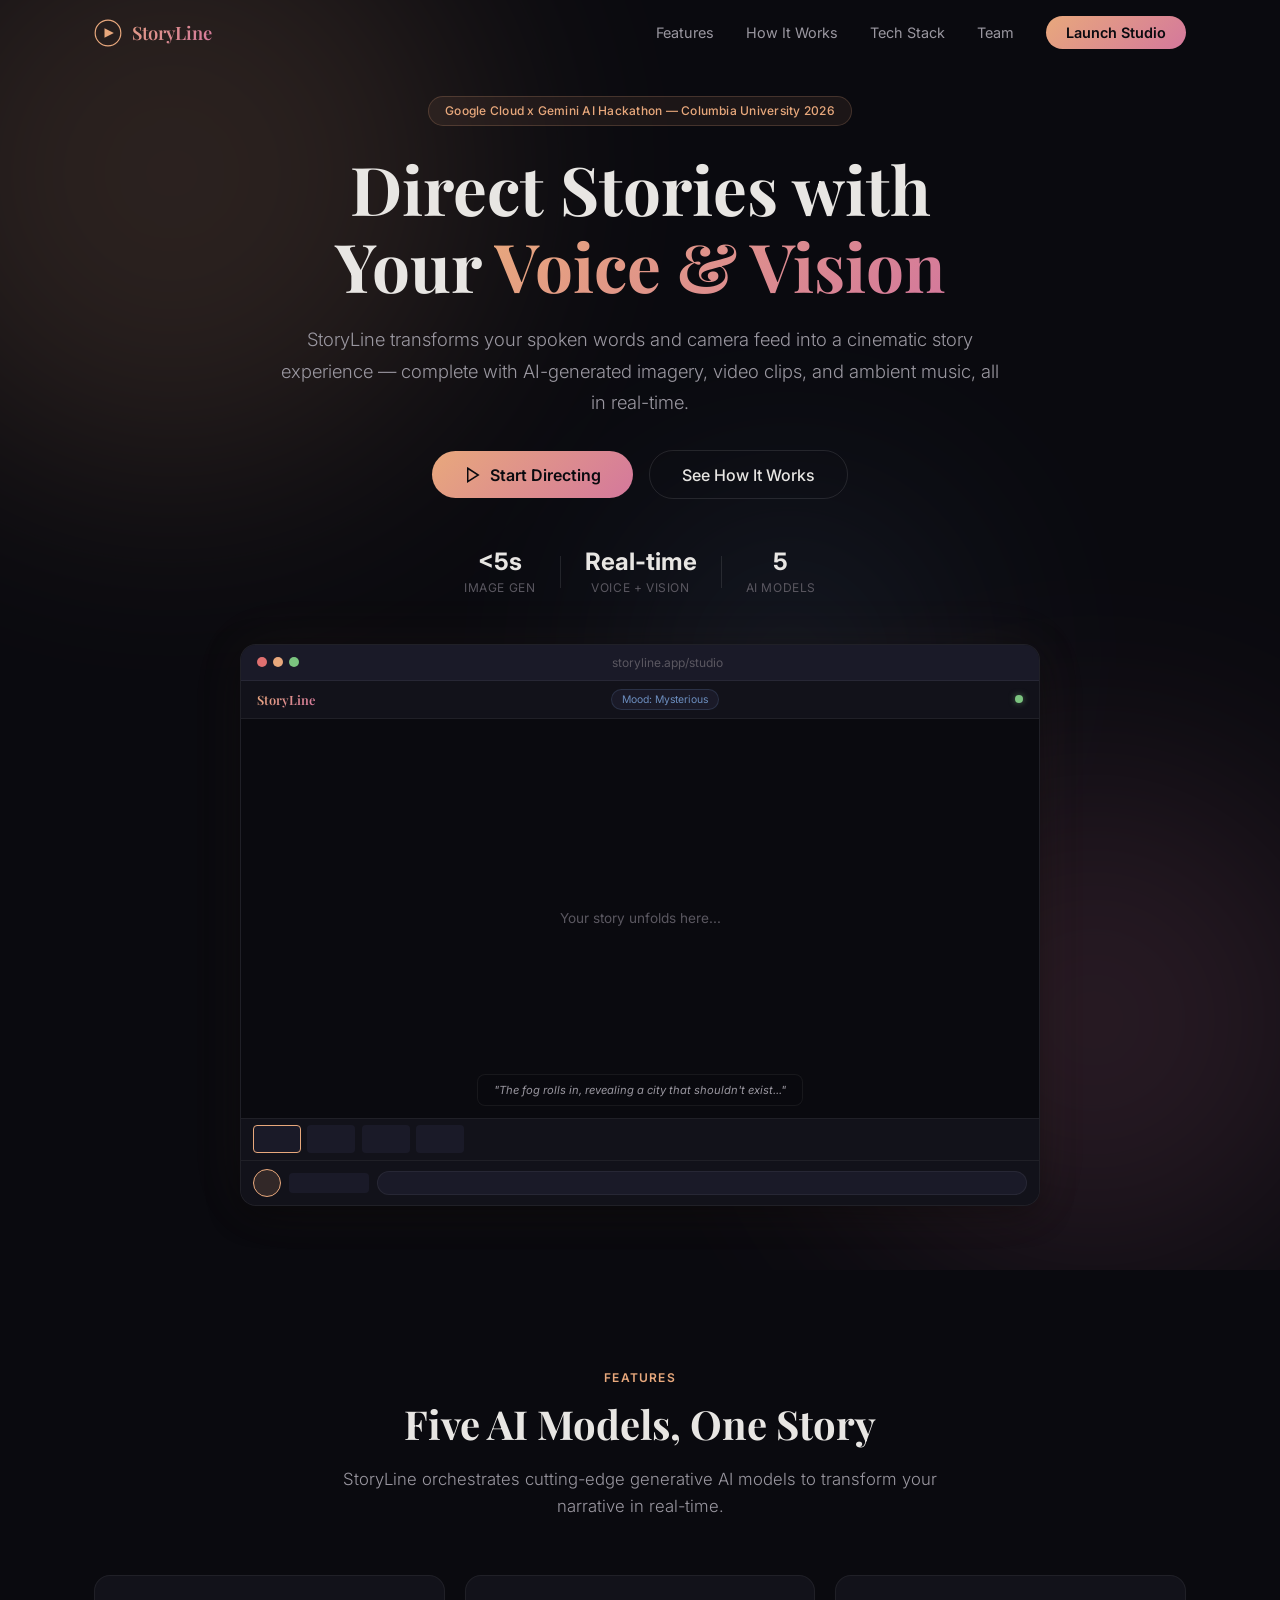
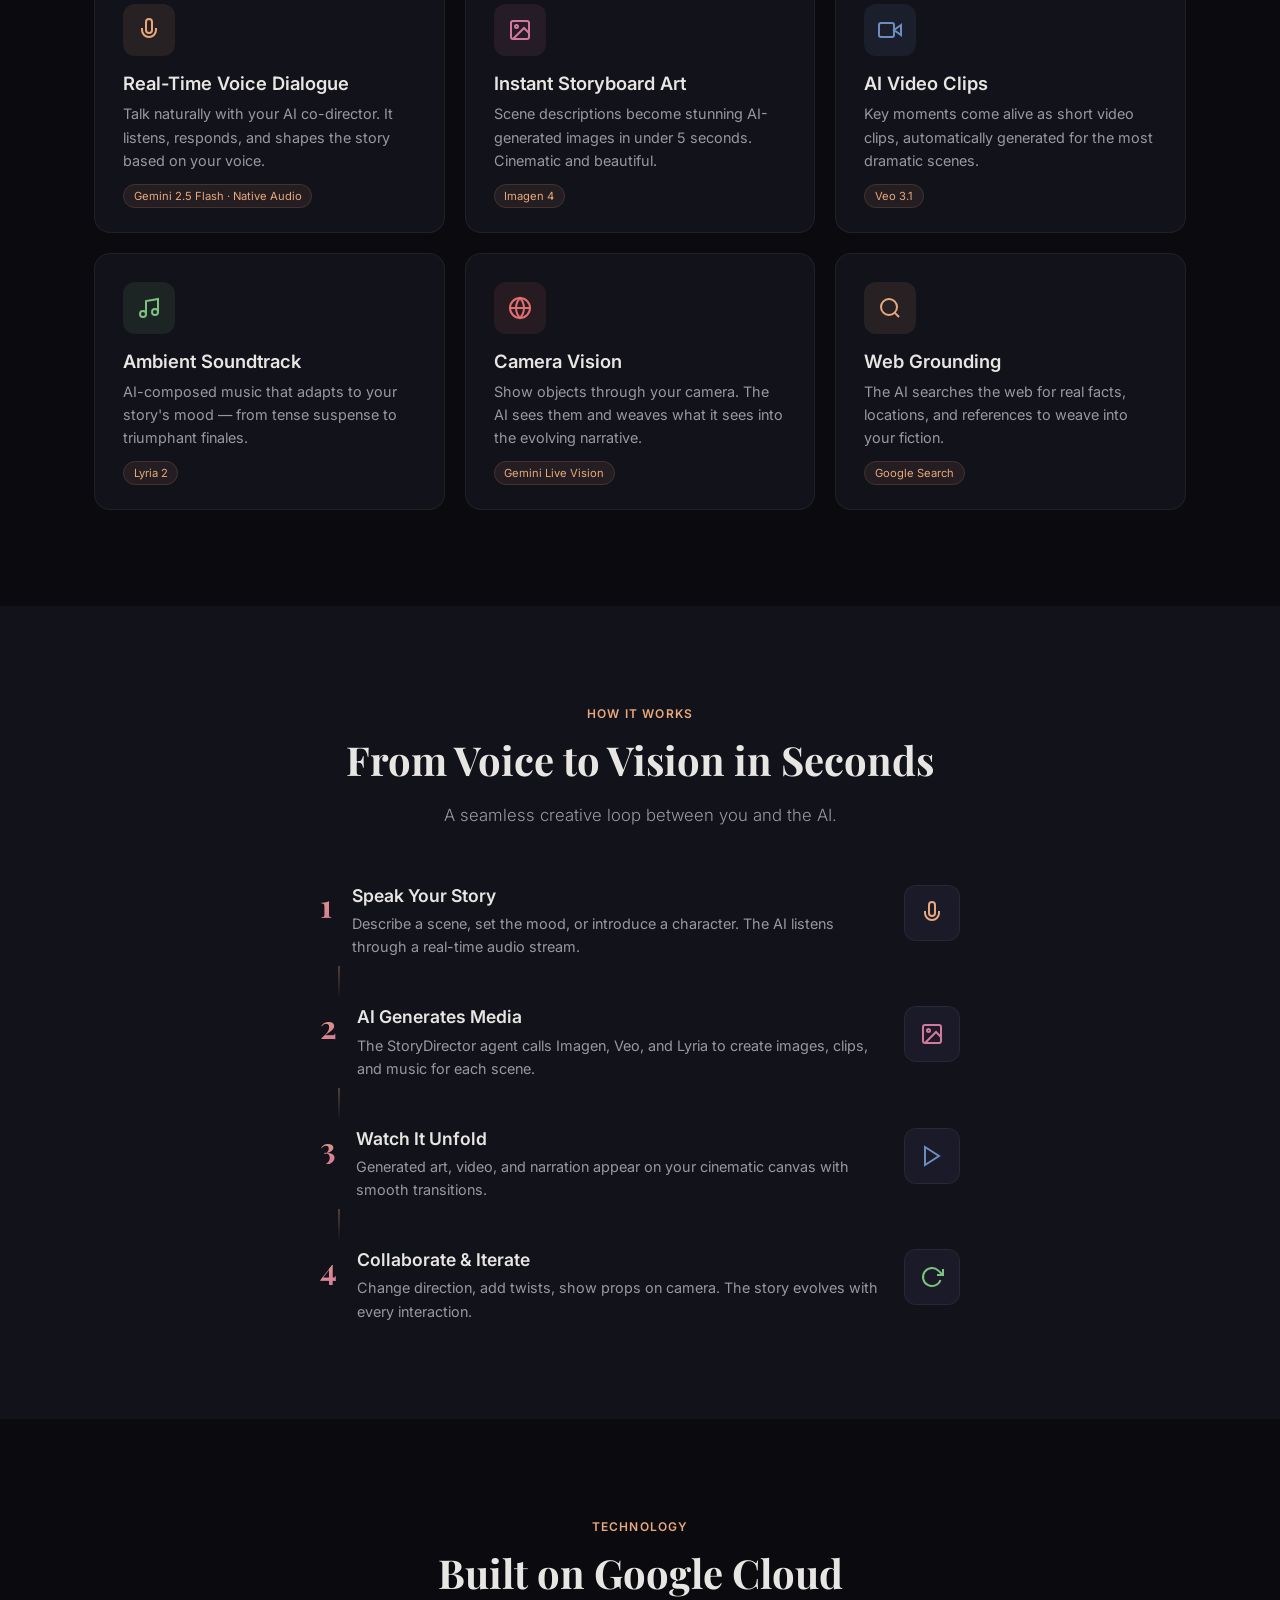
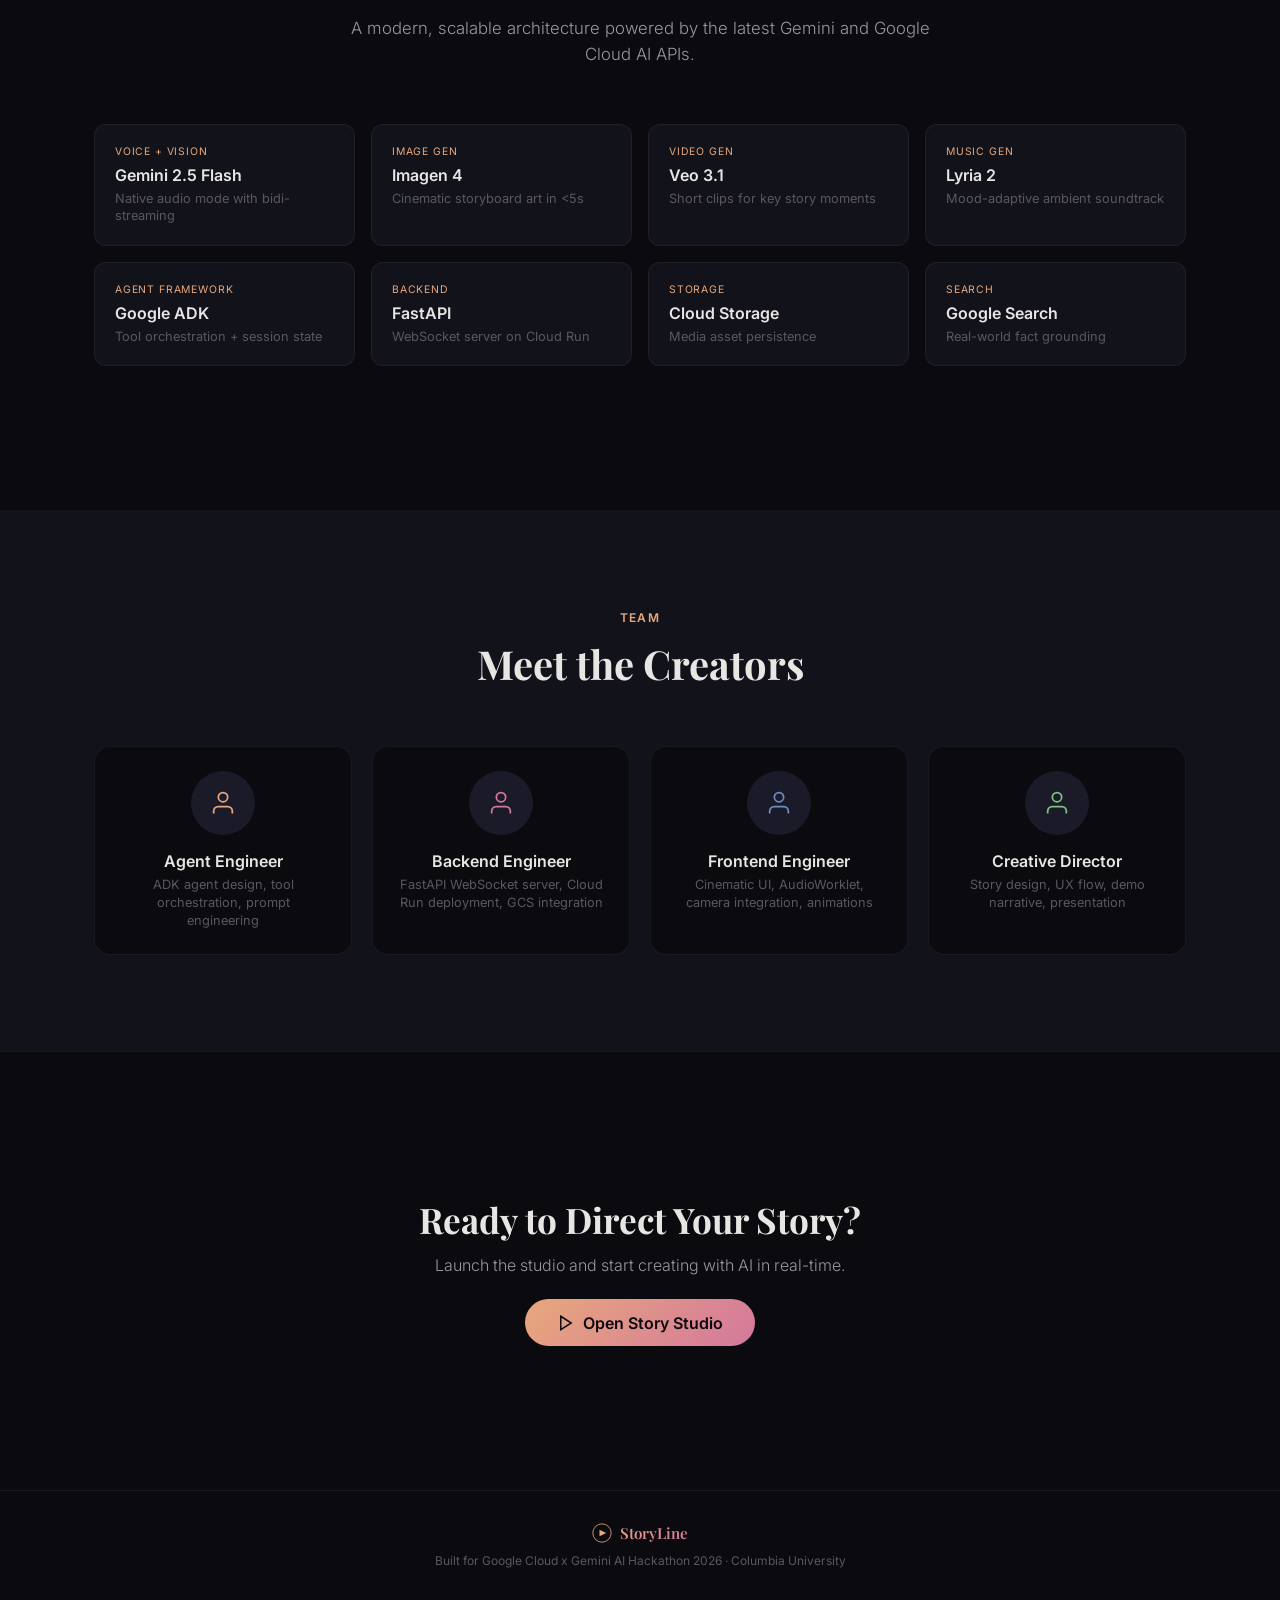
<file: web/index.html>
<!DOCTYPE html>
<html lang="en">
<head>
    <meta charset="UTF-8">
    <meta name="viewport" content="width=device-width, initial-scale=1.0">
    <title>StoryLine — AI-Powered Cinematic Story Director</title>
    <link rel="preconnect" href="https://fonts.googleapis.com">
    <link rel="preconnect" href="https://fonts.gstatic.com" crossorigin>
    <link href="https://fonts.googleapis.com/css2?family=Inter:wght@300;400;500;600;700&family=Playfair+Display:ital,wght@0,400;0,600;0,700;1,400&display=swap" rel="stylesheet">
<style>
:root {
    --bg-primary: #0a0a0f;
    --bg-secondary: #12121a;
    --bg-elevated: #1a1a28;
    --bg-overlay: rgba(10,10,15,0.85);
    --text-primary: #e8e6e3;
    --text-secondary: #9a97a0;
    --text-muted: #5a5760;
    --accent-warm: #E8A87C;
    --accent-pink: #D4789C;
    --accent-blue: #6C8EBF;
    --accent-green: #7BC47F;
    --accent-red: #E07070;
    --gradient-primary: linear-gradient(135deg, #E8A87C, #D4789C);
    --border-subtle: rgba(255,255,255,0.06);
    --border-light: rgba(255,255,255,0.1);
    --radius-sm: 8px;
    --radius-md: 12px;
    --radius-lg: 16px;
    --radius-xl: 24px;
    --shadow-glow: 0 0 40px rgba(232,168,124,0.12);
    --shadow-elevated: 0 8px 32px rgba(0,0,0,0.4);
    --font-display: 'Playfair Display', Georgia, serif;
    --font-body: 'Inter', -apple-system, BlinkMacSystemFont, sans-serif;
}
*, *::before, *::after { box-sizing: border-box; margin: 0; padding: 0; }
html { scroll-behavior: smooth; }
body { font-family: var(--font-body); background: var(--bg-primary); color: var(--text-primary); -webkit-font-smoothing: antialiased; overflow-x: hidden; }
.container { max-width: 1140px; margin: 0 auto; padding: 0 1.5rem; }
.fade-up { opacity: 0; transform: translateY(24px); transition: opacity 0.6s ease, transform 0.6s ease; }
.fade-up.visible { opacity: 1; transform: translateY(0); }

/* NAV */
.nav { position: fixed; top: 0; left: 0; right: 0; z-index: 100; transition: background 0.3s, backdrop-filter 0.3s; }
.nav-scrolled { background: rgba(10,10,15,0.8); backdrop-filter: blur(16px); -webkit-backdrop-filter: blur(16px); border-bottom: 1px solid var(--border-subtle); }
.nav-inner { max-width: 1140px; margin: 0 auto; display: flex; align-items: center; justify-content: space-between; padding: 1rem 1.5rem; }
.nav-brand { display: flex; align-items: center; gap: 0.6rem; text-decoration: none; font-family: var(--font-display); font-size: 1.15rem; font-weight: 600; background: var(--gradient-primary); -webkit-background-clip: text; -webkit-text-fill-color: transparent; background-clip: text; }
.nav-links { display: flex; align-items: center; gap: 2rem; }
.nav-links a { text-decoration: none; color: var(--text-secondary); font-size: 0.9rem; font-weight: 400; transition: color 0.15s; }
.nav-links a:hover { color: var(--text-primary); }
.nav-cta { background: var(--gradient-primary) !important; -webkit-background-clip: unset !important; -webkit-text-fill-color: unset !important; background-clip: unset !important; color: var(--bg-primary) !important; font-weight: 600 !important; padding: 0.5rem 1.25rem; border-radius: var(--radius-xl); transition: transform 0.15s, box-shadow 0.15s !important; }
.nav-cta:hover { transform: translateY(-1px); box-shadow: var(--shadow-glow); }

/* BUTTONS */
.btn-primary { display: inline-flex; align-items: center; gap: 0.5rem; background: var(--gradient-primary); border: none; color: var(--bg-primary); font-family: var(--font-body); font-weight: 600; padding: 0.75rem 1.75rem; border-radius: var(--radius-xl); cursor: pointer; text-decoration: none; transition: transform 0.15s, box-shadow 0.15s; font-size: 0.95rem; }
.btn-primary:hover { transform: translateY(-2px); box-shadow: var(--shadow-glow); }
.btn-ghost { display: inline-flex; align-items: center; gap: 0.4rem; background: transparent; border: 1px solid var(--border-light); color: var(--text-primary); font-family: var(--font-body); font-weight: 500; padding: 0.75rem 1.75rem; border-radius: var(--radius-xl); cursor: pointer; text-decoration: none; transition: background 0.15s; font-size: 0.95rem; }
.btn-ghost:hover { background: rgba(255,255,255,0.05); }
.btn-lg { font-size: 1rem; padding: 0.85rem 2rem; }

/* HERO */
.hero { position: relative; min-height: 100vh; display: flex; flex-direction: column; align-items: center; justify-content: center; padding: 6rem 1.5rem 4rem; overflow: hidden; }
.hero-bg { position: absolute; inset: 0; pointer-events: none; }
.hero-orb { position: absolute; border-radius: 50%; filter: blur(120px); opacity: 0.15; }
.hero-orb-1 { width: 600px; height: 600px; background: #E8A87C; top: -10%; left: -10%; }
.hero-orb-2 { width: 500px; height: 500px; background: #D4789C; bottom: 0; right: -5%; }
.hero-orb-3 { width: 300px; height: 300px; background: #6C8EBF; top: 40%; left: 50%; }
.hero-content { position: relative; z-index: 2; text-align: center; max-width: 720px; }
.hero-badge { display: inline-block; font-size: 0.75rem; font-weight: 500; color: var(--accent-warm); background: rgba(232,168,124,0.08); border: 1px solid rgba(232,168,124,0.2); padding: 0.4rem 1rem; border-radius: var(--radius-xl); margin-bottom: 1.5rem; letter-spacing: 0.02em; }
.hero-title { font-family: var(--font-display); font-size: 4.2rem; font-weight: 700; line-height: 1.15; margin-bottom: 1.25rem; }
.hero-gradient { background: var(--gradient-primary); -webkit-background-clip: text; -webkit-text-fill-color: transparent; background-clip: text; }
.hero-subtitle { font-size: 1.15rem; color: var(--text-secondary); line-height: 1.7; margin-bottom: 2rem; font-weight: 300; }
.hero-actions { display: flex; align-items: center; justify-content: center; gap: 1rem; margin-bottom: 3rem; }
.hero-stats { display: flex; align-items: center; justify-content: center; gap: 1.5rem; }
.stat { text-align: center; }
.stat-value { display: block; font-size: 1.5rem; font-weight: 700; }
.stat-label { font-size: 0.75rem; color: var(--text-muted); text-transform: uppercase; letter-spacing: 0.05em; }
.stat-divider { width: 1px; height: 32px; background: var(--border-light); }

/* MOCKUP */
.hero-visual { position: relative; z-index: 2; margin-top: 3rem; width: 100%; max-width: 800px; margin-left: auto; margin-right: auto; }
.mockup-browser { background: var(--bg-secondary); border: 1px solid var(--border-subtle); border-radius: var(--radius-lg); overflow: hidden; box-shadow: var(--shadow-elevated), 0 0 60px rgba(232,168,124,0.06); }
.mockup-bar { display: flex; align-items: center; gap: 0.75rem; padding: 0.6rem 1rem; background: var(--bg-elevated); border-bottom: 1px solid var(--border-subtle); }
.mockup-dots { display: flex; gap: 6px; }
.mockup-dots span { width: 10px; height: 10px; border-radius: 50%; background: var(--border-light); }
.mockup-dots span:first-child { background: #E07070; }
.mockup-dots span:nth-child(2) { background: #E8A87C; }
.mockup-dots span:nth-child(3) { background: #7BC47F; }
.mockup-url { flex: 1; text-align: center; font-size: 0.75rem; color: var(--text-muted); }
.mockup-topbar { display: flex; align-items: center; justify-content: space-between; padding: 0.5rem 1rem; background: var(--bg-secondary); border-bottom: 1px solid var(--border-subtle); }
.mockup-brand { font-family: var(--font-display); font-size: 0.8rem; font-weight: 600; background: var(--gradient-primary); -webkit-background-clip: text; -webkit-text-fill-color: transparent; }
.mockup-mood { font-size: 0.65rem; color: var(--accent-blue); background: var(--bg-elevated); padding: 0.2rem 0.6rem; border-radius: var(--radius-xl); border: 1px solid rgba(108,142,191,0.2); }
.mockup-dot { width: 8px; height: 8px; border-radius: 50%; background: var(--accent-green); box-shadow: 0 0 6px rgba(123,196,127,0.5); animation: pulse 2s infinite; }
@keyframes pulse { 0%,100% { opacity: 1; } 50% { opacity: 0.5; } }
.mockup-canvas { aspect-ratio: 16/8; display: flex; flex-direction: column; align-items: center; justify-content: center; background: var(--bg-primary); position: relative; }
.mockup-canvas-text { color: var(--text-muted); font-size: 0.85rem; }
.mockup-narration { position: absolute; bottom: 0.75rem; left: 50%; transform: translateX(-50%); max-width: 85%; background: var(--bg-overlay); backdrop-filter: blur(8px); padding: 0.5rem 1rem; border-radius: var(--radius-sm); border: 1px solid var(--border-subtle); font-size: 0.7rem; font-style: italic; color: var(--text-secondary); text-align: center; }
.mockup-timeline { display: flex; gap: 0.4rem; padding: 0.4rem 0.75rem; background: var(--bg-secondary); border-top: 1px solid var(--border-subtle); }
.mockup-thumb { width: 48px; height: 28px; border-radius: 4px; background: var(--bg-elevated); border: 1px solid transparent; }
.mockup-thumb.active { border-color: var(--accent-warm); }
.mockup-controls { display: flex; align-items: center; gap: 0.5rem; padding: 0.5rem 0.75rem; background: var(--bg-secondary); border-top: 1px solid var(--border-subtle); }
.mockup-mic { width: 28px; height: 28px; border-radius: 50%; background: rgba(232,168,124,0.15); border: 1px solid var(--accent-warm); }
.mockup-wave { width: 80px; height: 20px; border-radius: 4px; background: var(--bg-elevated); }
.mockup-input { flex: 1; height: 24px; border-radius: 12px; background: var(--bg-elevated); border: 1px solid var(--border-subtle); }

/* SECTIONS */
.section { padding: 6rem 0; }
.section-header { text-align: center; margin-bottom: 3.5rem; }
.section-tag { display: inline-block; font-size: 0.75rem; font-weight: 600; text-transform: uppercase; letter-spacing: 0.1em; color: var(--accent-warm); margin-bottom: 0.75rem; }
.section-title { font-family: var(--font-display); font-size: 2.5rem; font-weight: 700; margin-bottom: 1rem; }
.section-desc { font-size: 1.05rem; color: var(--text-secondary); max-width: 600px; margin: 0 auto; line-height: 1.6; font-weight: 300; }

/* FEATURES */
.features-grid { display: grid; grid-template-columns: repeat(3, 1fr); gap: 1.25rem; }
.feature-card { background: var(--bg-secondary); border: 1px solid var(--border-subtle); border-radius: var(--radius-lg); padding: 1.75rem; transition: border-color 0.3s, transform 0.3s; }
.feature-card:hover { border-color: var(--border-light); transform: translateY(-4px); }
.feature-icon { width: 52px; height: 52px; border-radius: var(--radius-md); display: flex; align-items: center; justify-content: center; margin-bottom: 1rem; }
.feature-card h3 { font-size: 1.15rem; font-weight: 600; margin-bottom: 0.5rem; }
.feature-card p { font-size: 0.9rem; color: var(--text-secondary); line-height: 1.6; margin-bottom: 0.75rem; }
.feature-model { font-size: 0.7rem; color: var(--accent-warm); background: rgba(232,168,124,0.08); padding: 0.25rem 0.6rem; border-radius: var(--radius-xl); border: 1px solid rgba(232,168,124,0.15); }

/* HOW IT WORKS */
.hiw-section { background: var(--bg-secondary); }
.hiw-steps { max-width: 640px; margin: 0 auto; }
.hiw-step { display: grid; grid-template-columns: auto 1fr auto; gap: 1.25rem; align-items: flex-start; }
.hiw-number { font-family: var(--font-display); font-size: 2rem; font-weight: 700; background: var(--gradient-primary); -webkit-background-clip: text; -webkit-text-fill-color: transparent; background-clip: text; line-height: 1; padding-top: 0.25rem; }
.hiw-content h3 { font-size: 1.1rem; font-weight: 600; margin-bottom: 0.4rem; }
.hiw-content p { font-size: 0.9rem; color: var(--text-secondary); line-height: 1.6; }
.hiw-icon-box { width: 56px; height: 56px; border-radius: var(--radius-md); background: var(--bg-elevated); border: 1px solid var(--border-subtle); display: flex; align-items: center; justify-content: center; }
.hiw-connector { width: 2px; height: 32px; background: linear-gradient(to bottom, var(--accent-warm), transparent); margin: 0.5rem 0 0.5rem 1.1rem; opacity: 0.3; }

/* TECH */
.tech-grid { display: grid; grid-template-columns: repeat(4, 1fr); gap: 1rem; margin-bottom: 3rem; }
.tech-card { background: var(--bg-secondary); border: 1px solid var(--border-subtle); border-radius: var(--radius-md); padding: 1.25rem; transition: border-color 0.3s; }
.tech-card:hover { border-color: var(--border-light); }
.tech-label { font-size: 0.65rem; text-transform: uppercase; letter-spacing: 0.08em; color: var(--accent-warm); margin-bottom: 0.4rem; }
.tech-name { font-size: 1rem; font-weight: 600; margin-bottom: 0.3rem; }
.tech-detail { font-size: 0.8rem; color: var(--text-muted); line-height: 1.4; }

/* TEAM */
.team-section { background: var(--bg-secondary); }
.team-grid { display: grid; grid-template-columns: repeat(4, 1fr); gap: 1.25rem; }
.team-card { background: var(--bg-primary); border: 1px solid var(--border-subtle); border-radius: var(--radius-lg); padding: 1.5rem; text-align: center; transition: border-color 0.3s; }
.team-card:hover { border-color: var(--border-light); }
.team-avatar { width: 64px; height: 64px; border-radius: 50%; background: var(--bg-elevated); display: flex; align-items: center; justify-content: center; margin: 0 auto 1rem; }
.team-role { font-weight: 600; margin-bottom: 0.3rem; }
.team-desc { font-size: 0.8rem; color: var(--text-muted); line-height: 1.4; }

/* CTA */
.cta-section { background: var(--bg-primary); border-top: 1px solid var(--border-subtle); border-bottom: 1px solid var(--border-subtle); }
.cta-inner { text-align: center; padding: 3rem 0; }
.cta-title { font-family: var(--font-display); font-size: 2.2rem; font-weight: 700; margin-bottom: 0.75rem; }
.cta-desc { font-size: 1rem; color: var(--text-secondary); margin-bottom: 1.5rem; font-weight: 300; }

/* FOOTER */
.footer { padding: 2rem 0; }
.footer-inner { display: flex; flex-direction: column; align-items: center; gap: 0.6rem; }
.footer-brand { display: flex; align-items: center; gap: 0.5rem; font-family: var(--font-display); font-size: 0.95rem; font-weight: 600; background: var(--gradient-primary); -webkit-background-clip: text; -webkit-text-fill-color: transparent; background-clip: text; }
.footer-text { font-size: 0.75rem; color: var(--text-muted); }

@media (max-width: 900px) {
    .features-grid { grid-template-columns: 1fr 1fr; }
    .tech-grid { grid-template-columns: repeat(2, 1fr); }
    .team-grid { grid-template-columns: repeat(2, 1fr); }
    .hero-title { font-size: 3rem; }
}
@media (max-width: 600px) {
    .nav-links a:not(.nav-cta) { display: none; }
    .features-grid, .tech-grid, .team-grid { grid-template-columns: 1fr; }
    .hero-title { font-size: 2.2rem; }
    .hero-actions { flex-direction: column; }
    .hero-stats { flex-wrap: wrap; }
}
</style>
</head>
<body>

<!-- NAV -->
<nav class="nav" id="mainNav">
    <div class="nav-inner">
        <a href="index.html" class="nav-brand">
            <svg width="28" height="28" viewBox="0 0 48 48" fill="none"><circle cx="24" cy="24" r="22" stroke="url(#nG)" stroke-width="2"/><path d="M18 16L34 24L18 32V16Z" fill="url(#nG)"/><defs><linearGradient id="nG" x1="0" y1="0" x2="48" y2="48"><stop stop-color="#E8A87C"/><stop offset="1" stop-color="#D4789C"/></linearGradient></defs></svg>
            <span>StoryLine</span>
        </a>
        <div class="nav-links">
            <a href="#features">Features</a>
            <a href="#how-it-works">How It Works</a>
            <a href="#tech">Tech Stack</a>
            <a href="#team">Team</a>
            <a href="studio.html" class="nav-cta">Launch Studio</a>
        </div>
    </div>
</nav>

<!-- HERO -->
<section class="hero">
    <div class="hero-bg">
        <div class="hero-orb hero-orb-1"></div>
        <div class="hero-orb hero-orb-2"></div>
        <div class="hero-orb hero-orb-3"></div>
    </div>
    <div class="hero-content fade-up">
        <div class="hero-badge">Google Cloud x Gemini AI Hackathon — Columbia University 2026</div>
        <h1 class="hero-title">Direct Stories with<br>Your <span class="hero-gradient">Voice &amp; Vision</span></h1>
        <p class="hero-subtitle">StoryLine transforms your spoken words and camera feed into a cinematic story experience — complete with AI-generated imagery, video clips, and ambient music, all in real-time.</p>
        <div class="hero-actions">
            <a href="studio.html" class="btn-primary btn-lg">
                <svg width="18" height="18" viewBox="0 0 24 24" fill="none" stroke="currentColor" stroke-width="2"><polygon points="5 3 19 12 5 21 5 3"/></svg>
                Start Directing
            </a>
            <a href="#how-it-works" class="btn-ghost btn-lg">See How It Works</a>
        </div>
        <div class="hero-stats">
            <div class="stat"><span class="stat-value">&lt;5s</span><span class="stat-label">Image Gen</span></div>
            <div class="stat-divider"></div>
            <div class="stat"><span class="stat-value">Real-time</span><span class="stat-label">Voice + Vision</span></div>
            <div class="stat-divider"></div>
            <div class="stat"><span class="stat-value">5</span><span class="stat-label">AI Models</span></div>
        </div>
    </div>
    <div class="hero-visual fade-up">
        <div class="mockup-browser">
            <div class="mockup-bar"><div class="mockup-dots"><span></span><span></span><span></span></div><div class="mockup-url">storyline.app/studio</div></div>
            <div class="mockup-topbar"><div class="mockup-brand">StoryLine</div><div class="mockup-mood">Mood: Mysterious</div><div class="mockup-dot"></div></div>
            <div class="mockup-canvas"><div class="mockup-canvas-text">Your story unfolds here...</div><div class="mockup-narration">"The fog rolls in, revealing a city that shouldn't exist..."</div></div>
            <div class="mockup-timeline"><div class="mockup-thumb active"></div><div class="mockup-thumb"></div><div class="mockup-thumb"></div><div class="mockup-thumb"></div></div>
            <div class="mockup-controls"><div class="mockup-mic"></div><div class="mockup-wave"></div><div class="mockup-input"></div></div>
        </div>
    </div>
</section>

<!-- FEATURES -->
<section id="features" class="section">
    <div class="container">
        <div class="section-header fade-up"><div class="section-tag">Features</div><h2 class="section-title">Five AI Models, One Story</h2><p class="section-desc">StoryLine orchestrates cutting-edge generative AI models to transform your narrative in real-time.</p></div>
        <div class="features-grid">
            <div class="feature-card fade-up"><div class="feature-icon" style="background:rgba(232,168,124,0.1)"><svg width="24" height="24" viewBox="0 0 24 24" fill="none" stroke="#E8A87C" stroke-width="2"><path d="M12 1a3 3 0 00-3 3v8a3 3 0 006 0V4a3 3 0 00-3-3z"/><path d="M19 10v2a7 7 0 01-14 0v-2"/></svg></div><h3>Real-Time Voice Dialogue</h3><p>Talk naturally with your AI co-director. It listens, responds, and shapes the story based on your voice.</p><span class="feature-model">Gemini 2.5 Flash · Native Audio</span></div>
            <div class="feature-card fade-up"><div class="feature-icon" style="background:rgba(212,120,156,0.1)"><svg width="24" height="24" viewBox="0 0 24 24" fill="none" stroke="#D4789C" stroke-width="2"><rect x="3" y="3" width="18" height="18" rx="2"/><circle cx="8.5" cy="8.5" r="1.5"/><polyline points="21 15 16 10 5 21"/></svg></div><h3>Instant Storyboard Art</h3><p>Scene descriptions become stunning AI-generated images in under 5 seconds. Cinematic and beautiful.</p><span class="feature-model">Imagen 4</span></div>
            <div class="feature-card fade-up"><div class="feature-icon" style="background:rgba(108,142,191,0.1)"><svg width="24" height="24" viewBox="0 0 24 24" fill="none" stroke="#6C8EBF" stroke-width="2"><polygon points="23 7 16 12 23 17 23 7"/><rect x="1" y="5" width="15" height="14" rx="2"/></svg></div><h3>AI Video Clips</h3><p>Key moments come alive as short video clips, automatically generated for the most dramatic scenes.</p><span class="feature-model">Veo 3.1</span></div>
            <div class="feature-card fade-up"><div class="feature-icon" style="background:rgba(123,196,127,0.1)"><svg width="24" height="24" viewBox="0 0 24 24" fill="none" stroke="#7BC47F" stroke-width="2"><path d="M9 18V5l12-2v13"/><circle cx="6" cy="18" r="3"/><circle cx="18" cy="16" r="3"/></svg></div><h3>Ambient Soundtrack</h3><p>AI-composed music that adapts to your story's mood — from tense suspense to triumphant finales.</p><span class="feature-model">Lyria 2</span></div>
            <div class="feature-card fade-up"><div class="feature-icon" style="background:rgba(224,112,112,0.1)"><svg width="24" height="24" viewBox="0 0 24 24" fill="none" stroke="#E07070" stroke-width="2"><circle cx="12" cy="12" r="10"/><line x1="2" y1="12" x2="22" y2="12"/><path d="M12 2a15.3 15.3 0 014 10 15.3 15.3 0 01-4 10 15.3 15.3 0 01-4-10 15.3 15.3 0 014-10z"/></svg></div><h3>Camera Vision</h3><p>Show objects through your camera. The AI sees them and weaves what it sees into the evolving narrative.</p><span class="feature-model">Gemini Live Vision</span></div>
            <div class="feature-card fade-up"><div class="feature-icon" style="background:rgba(232,168,124,0.1)"><svg width="24" height="24" viewBox="0 0 24 24" fill="none" stroke="#E8A87C" stroke-width="2"><circle cx="11" cy="11" r="8"/><line x1="21" y1="21" x2="16.65" y2="16.65"/></svg></div><h3>Web Grounding</h3><p>The AI searches the web for real facts, locations, and references to weave into your fiction.</p><span class="feature-model">Google Search</span></div>
        </div>
    </div>
</section>

<!-- HOW IT WORKS -->
<section id="how-it-works" class="section hiw-section">
    <div class="container">
        <div class="section-header fade-up"><div class="section-tag">How It Works</div><h2 class="section-title">From Voice to Vision in Seconds</h2><p class="section-desc">A seamless creative loop between you and the AI.</p></div>
        <div class="hiw-steps">
            <div class="hiw-step fade-up"><div class="hiw-number">1</div><div class="hiw-content"><h3>Speak Your Story</h3><p>Describe a scene, set the mood, or introduce a character. The AI listens through a real-time audio stream.</p></div><div class="hiw-visual"><div class="hiw-icon-box"><svg width="24" height="24" viewBox="0 0 24 24" fill="none" stroke="#E8A87C" stroke-width="2"><path d="M12 1a3 3 0 00-3 3v8a3 3 0 006 0V4a3 3 0 00-3-3z"/><path d="M19 10v2a7 7 0 01-14 0v-2"/></svg></div></div></div>
            <div class="hiw-connector"></div>
            <div class="hiw-step fade-up"><div class="hiw-number">2</div><div class="hiw-content"><h3>AI Generates Media</h3><p>The StoryDirector agent calls Imagen, Veo, and Lyria to create images, clips, and music for each scene.</p></div><div class="hiw-visual"><div class="hiw-icon-box"><svg width="24" height="24" viewBox="0 0 24 24" fill="none" stroke="#D4789C" stroke-width="2"><rect x="3" y="3" width="18" height="18" rx="2"/><circle cx="8.5" cy="8.5" r="1.5"/><polyline points="21 15 16 10 5 21"/></svg></div></div></div>
            <div class="hiw-connector"></div>
            <div class="hiw-step fade-up"><div class="hiw-number">3</div><div class="hiw-content"><h3>Watch It Unfold</h3><p>Generated art, video, and narration appear on your cinematic canvas with smooth transitions.</p></div><div class="hiw-visual"><div class="hiw-icon-box"><svg width="24" height="24" viewBox="0 0 24 24" fill="none" stroke="#6C8EBF" stroke-width="2"><polygon points="5 3 19 12 5 21 5 3"/></svg></div></div></div>
            <div class="hiw-connector"></div>
            <div class="hiw-step fade-up"><div class="hiw-number">4</div><div class="hiw-content"><h3>Collaborate &amp; Iterate</h3><p>Change direction, add twists, show props on camera. The story evolves with every interaction.</p></div><div class="hiw-visual"><div class="hiw-icon-box"><svg width="24" height="24" viewBox="0 0 24 24" fill="none" stroke="#7BC47F" stroke-width="2"><polyline points="23 4 23 10 17 10"/><path d="M20.49 15a9 9 0 11-2.12-9.36L23 10"/></svg></div></div></div>
        </div>
    </div>
</section>

<!-- TECH STACK -->
<section id="tech" class="section">
    <div class="container">
        <div class="section-header fade-up"><div class="section-tag">Technology</div><h2 class="section-title">Built on Google Cloud</h2><p class="section-desc">A modern, scalable architecture powered by the latest Gemini and Google Cloud AI APIs.</p></div>
        <div class="tech-grid">
            <div class="tech-card fade-up"><div class="tech-label">Voice + Vision</div><div class="tech-name">Gemini 2.5 Flash</div><div class="tech-detail">Native audio mode with bidi-streaming</div></div>
            <div class="tech-card fade-up"><div class="tech-label">Image Gen</div><div class="tech-name">Imagen 4</div><div class="tech-detail">Cinematic storyboard art in &lt;5s</div></div>
            <div class="tech-card fade-up"><div class="tech-label">Video Gen</div><div class="tech-name">Veo 3.1</div><div class="tech-detail">Short clips for key story moments</div></div>
            <div class="tech-card fade-up"><div class="tech-label">Music Gen</div><div class="tech-name">Lyria 2</div><div class="tech-detail">Mood-adaptive ambient soundtrack</div></div>
            <div class="tech-card fade-up"><div class="tech-label">Agent Framework</div><div class="tech-name">Google ADK</div><div class="tech-detail">Tool orchestration + session state</div></div>
            <div class="tech-card fade-up"><div class="tech-label">Backend</div><div class="tech-name">FastAPI</div><div class="tech-detail">WebSocket server on Cloud Run</div></div>
            <div class="tech-card fade-up"><div class="tech-label">Storage</div><div class="tech-name">Cloud Storage</div><div class="tech-detail">Media asset persistence</div></div>
            <div class="tech-card fade-up"><div class="tech-label">Search</div><div class="tech-name">Google Search</div><div class="tech-detail">Real-world fact grounding</div></div>
        </div>
    </div>
</section>

<!-- TEAM -->
<section id="team" class="section team-section">
    <div class="container">
        <div class="section-header fade-up"><div class="section-tag">Team</div><h2 class="section-title">Meet the Creators</h2></div>
        <div class="team-grid">
            <div class="team-card fade-up"><div class="team-avatar"><svg width="28" height="28" viewBox="0 0 24 24" fill="none" stroke="#E8A87C" stroke-width="1.5"><path d="M20 21v-2a4 4 0 00-4-4H8a4 4 0 00-4 4v2"/><circle cx="12" cy="7" r="4"/></svg></div><div class="team-role">Agent Engineer</div><div class="team-desc">ADK agent design, tool orchestration, prompt engineering</div></div>
            <div class="team-card fade-up"><div class="team-avatar"><svg width="28" height="28" viewBox="0 0 24 24" fill="none" stroke="#D4789C" stroke-width="1.5"><path d="M20 21v-2a4 4 0 00-4-4H8a4 4 0 00-4 4v2"/><circle cx="12" cy="7" r="4"/></svg></div><div class="team-role">Backend Engineer</div><div class="team-desc">FastAPI WebSocket server, Cloud Run deployment, GCS integration</div></div>
            <div class="team-card fade-up"><div class="team-avatar"><svg width="28" height="28" viewBox="0 0 24 24" fill="none" stroke="#6C8EBF" stroke-width="1.5"><path d="M20 21v-2a4 4 0 00-4-4H8a4 4 0 00-4 4v2"/><circle cx="12" cy="7" r="4"/></svg></div><div class="team-role">Frontend Engineer</div><div class="team-desc">Cinematic UI, AudioWorklet, camera integration, animations</div></div>
            <div class="team-card fade-up"><div class="team-avatar"><svg width="28" height="28" viewBox="0 0 24 24" fill="none" stroke="#7BC47F" stroke-width="1.5"><path d="M20 21v-2a4 4 0 00-4-4H8a4 4 0 00-4 4v2"/><circle cx="12" cy="7" r="4"/></svg></div><div class="team-role">Creative Director</div><div class="team-desc">Story design, UX flow, demo narrative, presentation</div></div>
        </div>
    </div>
</section>

<!-- CTA -->
<section class="section cta-section">
    <div class="container"><div class="cta-inner fade-up">
        <h2 class="cta-title">Ready to Direct Your Story?</h2>
        <p class="cta-desc">Launch the studio and start creating with AI in real-time.</p>
        <a href="studio.html" class="btn-primary btn-lg"><svg width="18" height="18" viewBox="0 0 24 24" fill="none" stroke="currentColor" stroke-width="2"><polygon points="5 3 19 12 5 21 5 3"/></svg> Open Story Studio</a>
    </div></div>
</section>

<!-- FOOTER -->
<footer class="footer">
    <div class="container"><div class="footer-inner">
        <div class="footer-brand">
            <svg width="20" height="20" viewBox="0 0 48 48" fill="none"><circle cx="24" cy="24" r="22" stroke="url(#fG)" stroke-width="2"/><path d="M18 16L34 24L18 32V16Z" fill="url(#fG)"/><defs><linearGradient id="fG" x1="0" y1="0" x2="48" y2="48"><stop stop-color="#E8A87C"/><stop offset="1" stop-color="#D4789C"/></linearGradient></defs></svg>
            StoryLine
        </div>
        <div class="footer-text">Built for Google Cloud x Gemini AI Hackathon 2026 · Columbia University</div>
    </div></div>
</footer>

<script>
// Sticky nav
window.addEventListener('scroll', () => {
    document.getElementById('mainNav').classList.toggle('nav-scrolled', window.scrollY > 40);
});
// Fade-up on scroll
const observer = new IntersectionObserver((entries) => {
    entries.forEach(e => { if (e.isIntersecting) { e.target.classList.add('visible'); observer.unobserve(e.target); } });
}, { threshold: 0.15 });
document.querySelectorAll('.fade-up').forEach(el => observer.observe(el));
</script>
</body>
</html>
</file>
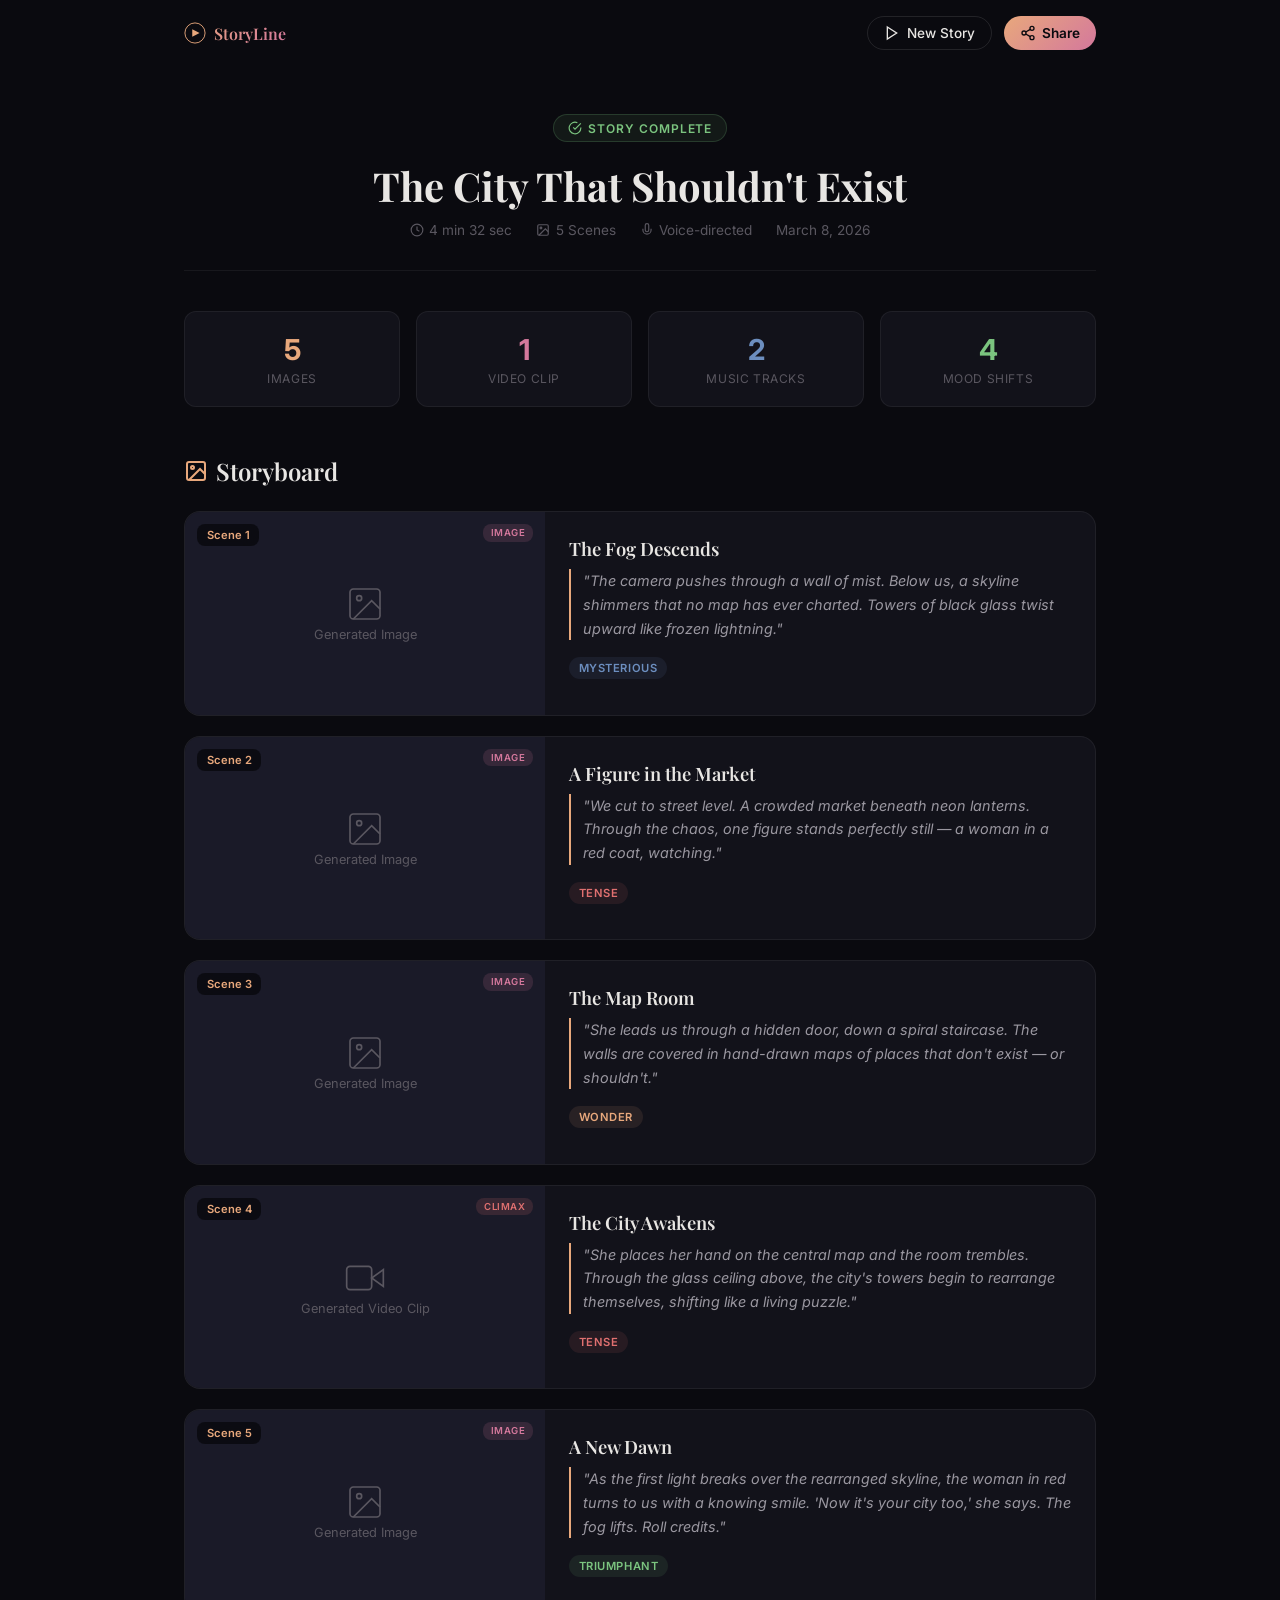
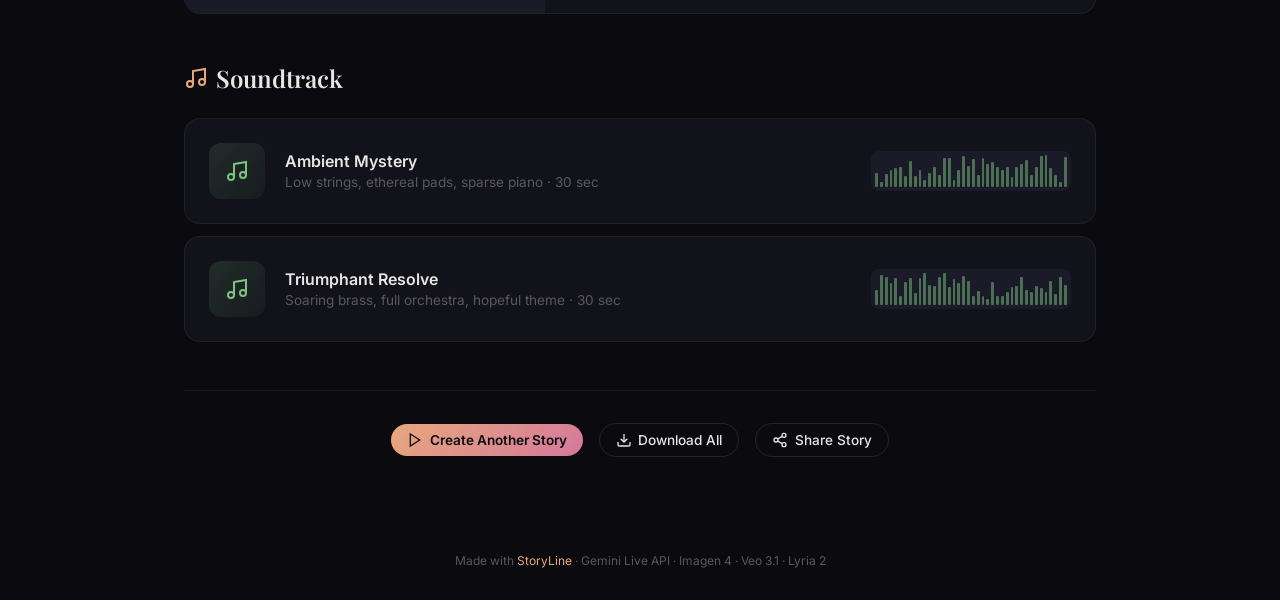
<file: web/output.html>
<!DOCTYPE html>
<html lang="en">
<head>
    <meta charset="UTF-8">
    <meta name="viewport" content="width=device-width, initial-scale=1.0">
    <title>Your Story — StoryLine</title>
    <link rel="preconnect" href="https://fonts.googleapis.com">
    <link rel="preconnect" href="https://fonts.gstatic.com" crossorigin>
    <link href="https://fonts.googleapis.com/css2?family=Inter:wght@300;400;500;600;700&family=Playfair+Display:ital,wght@0,400;0,600;0,700;1,400&display=swap" rel="stylesheet">
<style>
:root {
    --bg-primary: #0a0a0f;
    --bg-secondary: #12121a;
    --bg-elevated: #1a1a28;
    --bg-overlay: rgba(10,10,15,0.85);
    --text-primary: #e8e6e3;
    --text-secondary: #9a97a0;
    --text-muted: #5a5760;
    --accent-warm: #E8A87C;
    --accent-pink: #D4789C;
    --accent-blue: #6C8EBF;
    --accent-green: #7BC47F;
    --accent-red: #E07070;
    --gradient-primary: linear-gradient(135deg, #E8A87C, #D4789C);
    --border-subtle: rgba(255,255,255,0.06);
    --border-light: rgba(255,255,255,0.1);
    --radius-sm: 8px;
    --radius-md: 12px;
    --radius-lg: 16px;
    --radius-xl: 24px;
    --font-display: 'Playfair Display', Georgia, serif;
    --font-body: 'Inter', -apple-system, BlinkMacSystemFont, sans-serif;
}
*, *::before, *::after { box-sizing: border-box; margin: 0; padding: 0; }
body { font-family: var(--font-body); background: var(--bg-primary); color: var(--text-primary); -webkit-font-smoothing: antialiased; min-height: 100vh; }
.container { max-width: 960px; margin: 0 auto; padding: 0 1.5rem; }

/* NAV */
.nav { display: flex; align-items: center; justify-content: space-between; padding: 1rem 1.5rem; max-width: 960px; margin: 0 auto; }
.nav-brand { display: flex; align-items: center; gap: 0.5rem; text-decoration: none; font-family: var(--font-display); font-size: 1rem; font-weight: 600; background: var(--gradient-primary); -webkit-background-clip: text; -webkit-text-fill-color: transparent; background-clip: text; }
.nav-right { display: flex; gap: 0.75rem; }
.btn-sm { display: inline-flex; align-items: center; gap: 0.4rem; font-family: var(--font-body); font-size: 0.85rem; font-weight: 500; padding: 0.5rem 1rem; border-radius: var(--radius-xl); cursor: pointer; text-decoration: none; transition: all 0.15s; }
.btn-outline { background: transparent; border: 1px solid var(--border-light); color: var(--text-primary); }
.btn-outline:hover { background: rgba(255,255,255,0.05); }
.btn-filled { background: var(--gradient-primary); border: none; color: var(--bg-primary); font-weight: 600; }
.btn-filled:hover { transform: translateY(-1px); box-shadow: 0 0 40px rgba(232,168,124,0.12); }

/* STORY HEADER */
.story-header { text-align: center; padding: 3rem 0 2rem; border-bottom: 1px solid var(--border-subtle); margin-bottom: 2.5rem; }
.story-complete-badge { display: inline-flex; align-items: center; gap: 0.4rem; font-size: 0.75rem; font-weight: 600; text-transform: uppercase; letter-spacing: 0.08em; color: var(--accent-green); background: rgba(123,196,127,0.08); border: 1px solid rgba(123,196,127,0.2); padding: 0.35rem 0.85rem; border-radius: var(--radius-xl); margin-bottom: 1.25rem; }
.story-complete-badge svg { width: 14px; height: 14px; }
.story-title { font-family: var(--font-display); font-size: 2.5rem; font-weight: 700; margin-bottom: 0.75rem; line-height: 1.2; }
.story-meta { display: flex; align-items: center; justify-content: center; gap: 1.5rem; font-size: 0.85rem; color: var(--text-muted); }
.story-meta-item { display: flex; align-items: center; gap: 0.35rem; }

/* STATS */
.stats-bar { display: grid; grid-template-columns: repeat(4, 1fr); gap: 1rem; margin-bottom: 3rem; }
.stat-card { background: var(--bg-secondary); border: 1px solid var(--border-subtle); border-radius: var(--radius-md); padding: 1.25rem; text-align: center; }
.stat-card-value { font-size: 1.8rem; font-weight: 700; margin-bottom: 0.25rem; }
.stat-card-value.warm { color: var(--accent-warm); }
.stat-card-value.pink { color: var(--accent-pink); }
.stat-card-value.blue { color: var(--accent-blue); }
.stat-card-value.green { color: var(--accent-green); }
.stat-card-label { font-size: 0.75rem; color: var(--text-muted); text-transform: uppercase; letter-spacing: 0.05em; }

/* STORYBOARD */
.storyboard-heading { font-family: var(--font-display); font-size: 1.5rem; font-weight: 600; margin-bottom: 1.5rem; display: flex; align-items: center; gap: 0.5rem; }
.storyboard-heading svg { color: var(--accent-warm); }
.scene-card { display: grid; grid-template-columns: 360px 1fr; gap: 1.5rem; background: var(--bg-secondary); border: 1px solid var(--border-subtle); border-radius: var(--radius-lg); overflow: hidden; margin-bottom: 1.25rem; transition: border-color 0.3s; }
.scene-card:hover { border-color: var(--border-light); }
.scene-image { aspect-ratio: 16/9; background: var(--bg-elevated); display: flex; align-items: center; justify-content: center; position: relative; overflow: hidden; }
.scene-image-placeholder { font-size: 0.8rem; color: var(--text-muted); text-align: center; padding: 1rem; }
.scene-image .scene-number { position: absolute; top: 0.75rem; left: 0.75rem; background: var(--bg-overlay); backdrop-filter: blur(8px); padding: 0.25rem 0.6rem; border-radius: var(--radius-sm); font-size: 0.7rem; font-weight: 600; color: var(--accent-warm); }
.scene-type-badge { position: absolute; top: 0.75rem; right: 0.75rem; padding: 0.2rem 0.5rem; border-radius: var(--radius-sm); font-size: 0.6rem; font-weight: 600; text-transform: uppercase; letter-spacing: 0.05em; }
.scene-type-badge.image { background: rgba(212,120,156,0.15); color: var(--accent-pink); }
.scene-type-badge.climax { background: rgba(224,112,112,0.15); color: var(--accent-red); }
.scene-details { padding: 1.5rem 1.5rem 1.5rem 0; }
.scene-details h3 { font-family: var(--font-display); font-size: 1.15rem; font-weight: 600; margin-bottom: 0.5rem; }
.scene-narration { font-size: 0.9rem; color: var(--text-secondary); line-height: 1.65; font-style: italic; margin-bottom: 1rem; border-left: 2px solid var(--accent-warm); padding-left: 0.75rem; }
.scene-mood { display: inline-flex; align-items: center; gap: 0.3rem; font-size: 0.7rem; font-weight: 600; text-transform: uppercase; letter-spacing: 0.05em; padding: 0.25rem 0.6rem; border-radius: var(--radius-xl); }
.mood-mysterious { color: var(--accent-blue); background: rgba(108,142,191,0.1); }
.mood-tense { color: var(--accent-red); background: rgba(224,112,112,0.1); }
.mood-wonder { color: var(--accent-warm); background: rgba(232,168,124,0.1); }
.mood-triumphant { color: var(--accent-green); background: rgba(123,196,127,0.1); }

/* MUSIC */
.music-section { margin-bottom: 3rem; }
.music-card { background: var(--bg-secondary); border: 1px solid var(--border-subtle); border-radius: var(--radius-lg); padding: 1.5rem; display: flex; align-items: center; gap: 1.25rem; }
.music-icon { width: 56px; height: 56px; border-radius: var(--radius-md); background: linear-gradient(135deg, rgba(123,196,127,0.15), rgba(123,196,127,0.05)); display: flex; align-items: center; justify-content: center; flex-shrink: 0; }
.music-info { flex: 1; }
.music-info h4 { font-size: 1rem; font-weight: 600; margin-bottom: 0.2rem; }
.music-info p { font-size: 0.85rem; color: var(--text-muted); }
.music-waveform { height: 40px; flex: 0 0 200px; background: var(--bg-elevated); border-radius: var(--radius-sm); position: relative; overflow: hidden; }
.music-waveform-bars { display: flex; align-items: flex-end; gap: 2px; height: 100%; padding: 4px; }
.music-waveform-bars span { flex: 1; background: var(--accent-green); border-radius: 1px; opacity: 0.5; }

/* ACTIONS */
.actions-section { display: flex; align-items: center; justify-content: center; gap: 1rem; padding: 2rem 0 4rem; border-top: 1px solid var(--border-subtle); margin-top: 2rem; }

/* FOOTER */
.output-footer { text-align: center; padding: 2rem 0; font-size: 0.75rem; color: var(--text-muted); }
.output-footer a { color: var(--accent-warm); text-decoration: none; }

@media (max-width: 768px) {
    .scene-card { grid-template-columns: 1fr; }
    .scene-details { padding: 1.25rem; }
    .stats-bar { grid-template-columns: repeat(2, 1fr); }
    .story-title { font-size: 1.8rem; }
    .music-waveform { display: none; }
    .story-meta { flex-wrap: wrap; justify-content: center; }
}
</style>
</head>
<body>

<!-- NAV -->
<nav class="nav">
    <a href="index.html" class="nav-brand">
        <svg width="22" height="22" viewBox="0 0 48 48" fill="none"><circle cx="24" cy="24" r="22" stroke="url(#oG)" stroke-width="2"/><path d="M18 16L34 24L18 32V16Z" fill="url(#oG)"/><defs><linearGradient id="oG" x1="0" y1="0" x2="48" y2="48"><stop stop-color="#E8A87C"/><stop offset="1" stop-color="#D4789C"/></linearGradient></defs></svg>
        StoryLine
    </a>
    <div class="nav-right">
        <a href="studio.html" class="btn-sm btn-outline">
            <svg width="16" height="16" viewBox="0 0 24 24" fill="none" stroke="currentColor" stroke-width="2"><polygon points="5 3 19 12 5 21 5 3"/></svg>
            New Story
        </a>
        <button class="btn-sm btn-filled" onclick="alert('Share link copied!')">
            <svg width="16" height="16" viewBox="0 0 24 24" fill="none" stroke="currentColor" stroke-width="2"><circle cx="18" cy="5" r="3"/><circle cx="6" cy="12" r="3"/><circle cx="18" cy="19" r="3"/><line x1="8.59" y1="13.51" x2="15.42" y2="17.49"/><line x1="15.41" y1="6.51" x2="8.59" y2="10.49"/></svg>
            Share
        </button>
    </div>
</nav>

<div class="container">

    <!-- STORY HEADER -->
    <div class="story-header">
        <div class="story-complete-badge">
            <svg viewBox="0 0 24 24" fill="none" stroke="currentColor" stroke-width="2"><path d="M22 11.08V12a10 10 0 11-5.93-9.14"/><polyline points="22 4 12 14.01 9 11.01"/></svg>
            Story Complete
        </div>
        <h1 class="story-title">The City That Shouldn't Exist</h1>
        <div class="story-meta">
            <span class="story-meta-item"><svg width="14" height="14" viewBox="0 0 24 24" fill="none" stroke="currentColor" stroke-width="2"><circle cx="12" cy="12" r="10"/><polyline points="12 6 12 12 16 14"/></svg> 4 min 32 sec</span>
            <span class="story-meta-item"><svg width="14" height="14" viewBox="0 0 24 24" fill="none" stroke="currentColor" stroke-width="2"><rect x="3" y="3" width="18" height="18" rx="2"/><circle cx="8.5" cy="8.5" r="1.5"/><polyline points="21 15 16 10 5 21"/></svg> 5 Scenes</span>
            <span class="story-meta-item"><svg width="14" height="14" viewBox="0 0 24 24" fill="none" stroke="currentColor" stroke-width="2"><path d="M12 1a3 3 0 00-3 3v8a3 3 0 006 0V4a3 3 0 00-3-3z"/><path d="M19 10v2a7 7 0 01-14 0v-2"/></svg> Voice-directed</span>
            <span class="story-meta-item">March 8, 2026</span>
        </div>
    </div>

    <!-- STATS -->
    <div class="stats-bar">
        <div class="stat-card"><div class="stat-card-value warm">5</div><div class="stat-card-label">Images</div></div>
        <div class="stat-card"><div class="stat-card-value pink">1</div><div class="stat-card-label">Video Clip</div></div>
        <div class="stat-card"><div class="stat-card-value blue">2</div><div class="stat-card-label">Music Tracks</div></div>
        <div class="stat-card"><div class="stat-card-value green">4</div><div class="stat-card-label">Mood Shifts</div></div>
    </div>

    <!-- STORYBOARD -->
    <div class="storyboard-section" style="margin-bottom:3rem">
        <h2 class="storyboard-heading">
            <svg width="24" height="24" viewBox="0 0 24 24" fill="none" stroke="currentColor" stroke-width="2"><rect x="3" y="3" width="18" height="18" rx="2"/><circle cx="8.5" cy="8.5" r="1.5"/><polyline points="21 15 16 10 5 21"/></svg>
            Storyboard
        </h2>
        <div id="scenesContainer"></div>
    </div>

    <!-- MUSIC -->
    <div class="music-section">
        <h2 class="storyboard-heading">
            <svg width="24" height="24" viewBox="0 0 24 24" fill="none" stroke="currentColor" stroke-width="2"><path d="M9 18V5l12-2v13"/><circle cx="6" cy="18" r="3"/><circle cx="18" cy="16" r="3"/></svg>
            Soundtrack
        </h2>
        <div class="music-card" style="margin-bottom:0.75rem">
            <div class="music-icon"><svg width="24" height="24" viewBox="0 0 24 24" fill="none" stroke="#7BC47F" stroke-width="2"><path d="M9 18V5l12-2v13"/><circle cx="6" cy="18" r="3"/><circle cx="18" cy="16" r="3"/></svg></div>
            <div class="music-info"><h4>Ambient Mystery</h4><p>Low strings, ethereal pads, sparse piano &middot; 30 sec</p></div>
            <div class="music-waveform"><div class="music-waveform-bars" id="wave1"></div></div>
        </div>
        <div class="music-card">
            <div class="music-icon"><svg width="24" height="24" viewBox="0 0 24 24" fill="none" stroke="#7BC47F" stroke-width="2"><path d="M9 18V5l12-2v13"/><circle cx="6" cy="18" r="3"/><circle cx="18" cy="16" r="3"/></svg></div>
            <div class="music-info"><h4>Triumphant Resolve</h4><p>Soaring brass, full orchestra, hopeful theme &middot; 30 sec</p></div>
            <div class="music-waveform"><div class="music-waveform-bars" id="wave2"></div></div>
        </div>
    </div>

    <!-- ACTIONS -->
    <div class="actions-section">
        <a href="studio.html" class="btn-sm btn-filled">
            <svg width="16" height="16" viewBox="0 0 24 24" fill="none" stroke="currentColor" stroke-width="2"><polygon points="5 3 19 12 5 21 5 3"/></svg>
            Create Another Story
        </a>
        <button class="btn-sm btn-outline" onclick="alert('Downloading assets...')">
            <svg width="16" height="16" viewBox="0 0 24 24" fill="none" stroke="currentColor" stroke-width="2"><path d="M21 15v4a2 2 0 01-2 2H5a2 2 0 01-2-2v-4"/><polyline points="7 10 12 15 17 10"/><line x1="12" y1="15" x2="12" y2="3"/></svg>
            Download All
        </button>
        <button class="btn-sm btn-outline" onclick="alert('Share link copied!')">
            <svg width="16" height="16" viewBox="0 0 24 24" fill="none" stroke="currentColor" stroke-width="2"><circle cx="18" cy="5" r="3"/><circle cx="6" cy="12" r="3"/><circle cx="18" cy="19" r="3"/><line x1="8.59" y1="13.51" x2="15.42" y2="17.49"/><line x1="15.41" y1="6.51" x2="8.59" y2="10.49"/></svg>
            Share Story
        </button>
    </div>
</div>

<footer class="output-footer">
    Made with <a href="index.html">StoryLine</a> &middot; Gemini Live API &middot; Imagen 4 &middot; Veo 3.1 &middot; Lyria 2
</footer>

<script>
// Scene data
const scenes = [
    { num: 1, title: 'The Fog Descends', narration: 'The camera pushes through a wall of mist. Below us, a skyline shimmers that no map has ever charted. Towers of black glass twist upward like frozen lightning.', mood: 'mysterious', moodLabel: 'Mysterious', type: 'image', typeLabel: 'Image', icon: 'image' },
    { num: 2, title: 'A Figure in the Market', narration: 'We cut to street level. A crowded market beneath neon lanterns. Through the chaos, one figure stands perfectly still — a woman in a red coat, watching.', mood: 'tense', moodLabel: 'Tense', type: 'image', typeLabel: 'Image', icon: 'image' },
    { num: 3, title: 'The Map Room', narration: "She leads us through a hidden door, down a spiral staircase. The walls are covered in hand-drawn maps of places that don't exist — or shouldn't.", mood: 'wonder', moodLabel: 'Wonder', type: 'image', typeLabel: 'Image', icon: 'image' },
    { num: 4, title: 'The City Awakens', narration: "She places her hand on the central map and the room trembles. Through the glass ceiling above, the city's towers begin to rearrange themselves, shifting like a living puzzle.", mood: 'tense', moodLabel: 'Tense', type: 'climax', typeLabel: 'Climax', icon: 'video' },
    { num: 5, title: 'A New Dawn', narration: "As the first light breaks over the rearranged skyline, the woman in red turns to us with a knowing smile. 'Now it's your city too,' she says. The fog lifts. Roll credits.", mood: 'triumphant', moodLabel: 'Triumphant', type: 'image', typeLabel: 'Image', icon: 'image' },
];

const imgSvg = '<svg width="40" height="40" viewBox="0 0 24 24" fill="none" stroke="#5a5760" stroke-width="1"><rect x="3" y="3" width="18" height="18" rx="2"/><circle cx="8.5" cy="8.5" r="1.5"/><polyline points="21 15 16 10 5 21"/></svg>';
const vidSvg = '<svg width="40" height="40" viewBox="0 0 24 24" fill="none" stroke="#5a5760" stroke-width="1"><polygon points="23 7 16 12 23 17 23 7"/><rect x="1" y="5" width="15" height="14" rx="2"/></svg>';

const container = document.getElementById('scenesContainer');
scenes.forEach(s => {
    container.innerHTML += `<div class="scene-card">
        <div class="scene-image">
            <div class="scene-image-placeholder">${s.icon === 'video' ? vidSvg : imgSvg}<div>${s.icon === 'video' ? 'Generated Video Clip' : 'Generated Image'}</div></div>
            <div class="scene-number">Scene ${s.num}</div>
            <div class="scene-type-badge ${s.type}">${s.typeLabel}</div>
        </div>
        <div class="scene-details">
            <h3>${s.title}</h3>
            <div class="scene-narration">"${s.narration}"</div>
            <span class="scene-mood mood-${s.mood}">${s.moodLabel}</span>
        </div>
    </div>`;
});

// Waveform bars
['wave1','wave2'].forEach(id => {
    const el = document.getElementById(id);
    for (let i = 0; i < 40; i++) {
        const bar = document.createElement('span');
        bar.style.height = (15 + Math.random() * 85) + '%';
        el.appendChild(bar);
    }
});
</script>
</body>
</html>
</file>
